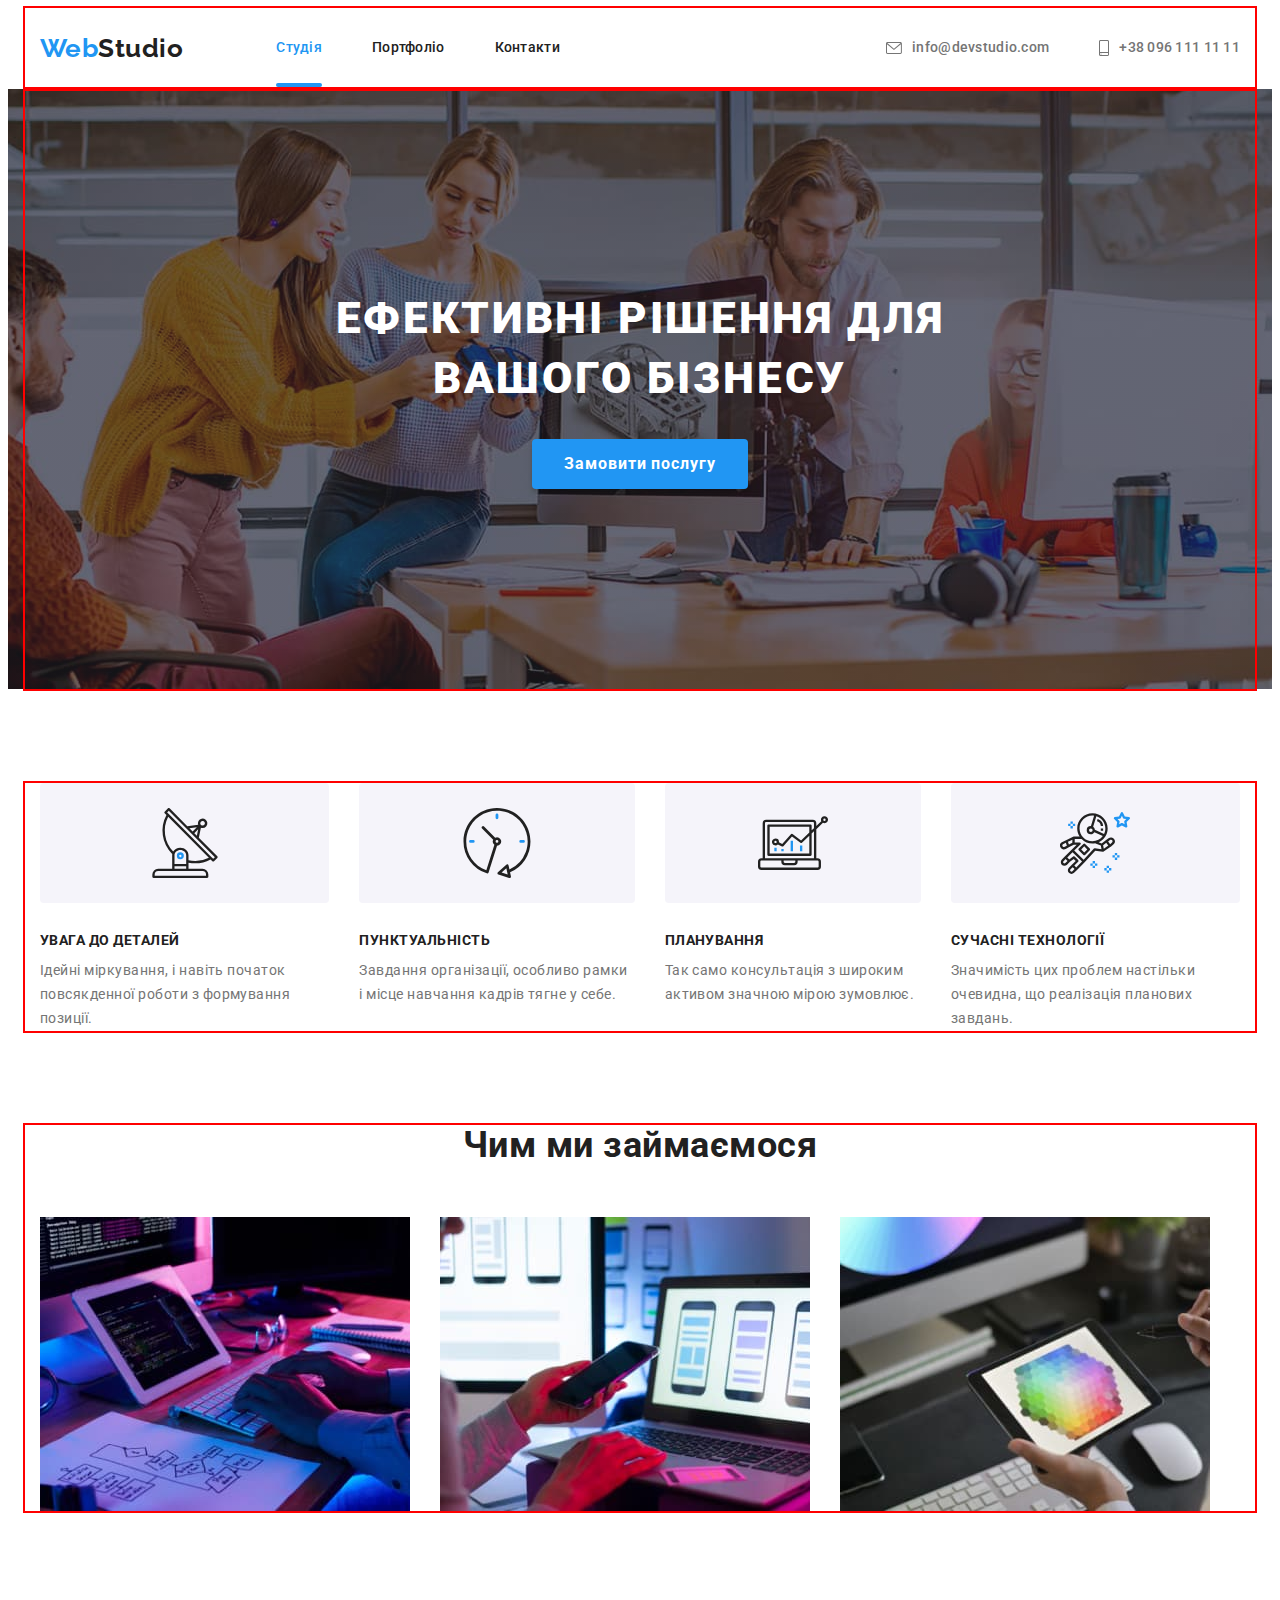
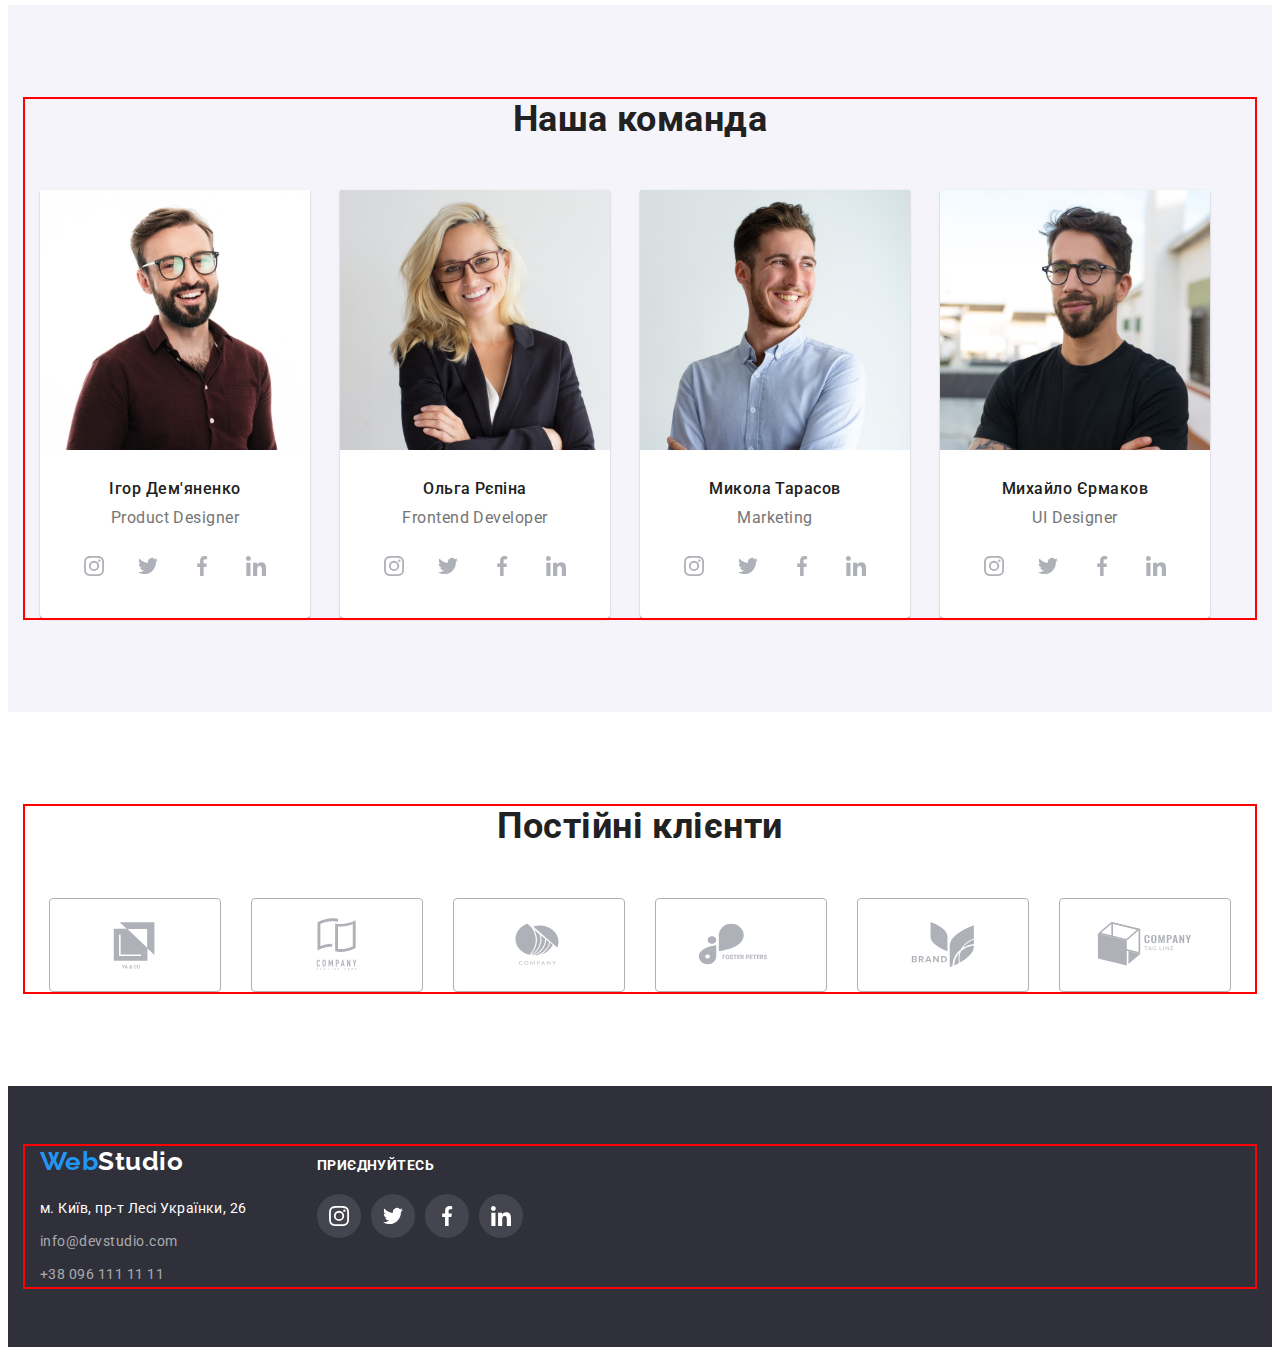
<file: index.html>
<!DOCTYPE html>
<html lang="uk">
  <head>
    <meta charset="UTF-8" />
    <meta http-equiv="X-UA-Compatible" content="IE=edge" />
    <meta name="viewport" content="width=device-width, initial-scale=1.0" />
    <title>Веб студія</title>
    <link rel="preconnect" href="https://fonts.googleapis.com" />
    <link rel="preconnect" href="https://fonts.gstatic.com" crossorigin />
    <link
      href="https://fonts.googleapis.com/css2?family=Raleway:wght@700&family=Roboto:wght@400;500;700;900&display=swap"
      rel="stylesheet"
    />
    <link
      rel="stylesheet"
      href="https://cdnjs.cloudflare.com/ajax/libs/modern-normalize/1.1.0/modern-normalize.min.css"
      integrity="sha512-wpPYUAdjBVSE4KJnH1VR1HeZfpl1ub8YT/NKx4PuQ5NmX2tKuGu6U/JRp5y+Y8XG2tV+wKQpNHVUX03MfMFn9Q=="
      crossorigin="anonymous"
      referrerpolicy="no-referrer"
    />
    <link rel="stylesheet" href="css/styles.css" />
  </head>

  <body>
    <header>
      <!-- Navigation -->

      <div class="container header-container">
        <nav class="header-navigation">
          <a href="" class="logo-header" lang="en"
            >Web<span class="logo-part-header">Studio</span>
          </a>

          <ul class="navigation-list list">
            <li class="navigation-item">
              <a href="index.html" class="navigation-link current">Студія</a>
            </li>
            <li class="navigation-item">
              <a href="./portfolio.html" class="navigation-link">Портфоліо</a>
            </li>
            <li class="navigation-item">
              <a href="" class="navigation-link">Контакти</a>
            </li>
          </ul>
        </nav>

        <!-- Contacts -->

        <ul class="contacts-list list">
          <li class="contacts-item">
            <a href="mailto:info@devstudio.com" class="contacts-link"
              ><svg class="mail-icon" width="16" height="12">
                <use href="./images/icons/icons.svg#icon-mail"></use></svg
              >info@devstudio.com</a
            >
          </li>
          <li class="contacts-item">
            <a href="tel:+380961111111" class="contacts-link"
              ><svg class="phone-icon" width="10" height="16">
                <use href="./images/icons/icons.svg#icon-phone"></use></svg
              >+38 096 111 11 11</a
            >
          </li>
        </ul>
      </div>
    </header>

    <main>
      <!-- Hero -->

      <section class="hero">
        <div class="container hero-container">
          <h1 class="hero-title">Ефективні рішення для вашого бізнесу</h1>
          <button class="hero-btn" data-modal-open type="button">
            Замовити послугу
          </button>
        </div>
      </section>

      <section class="section">
        <!-- Advantages -->
        <div class="container advantages-container">
          <h2 class="section-title visually-hidden">Наші переваги</h2>
          <ul class="advantages list">
            <li class="advantages-item icon-antenna">
              <h3 class="advantages-title">УВАГА ДО ДЕТАЛЕЙ</h3>
              <p class="advantages-text">
                Ідейні міркування, і навіть початок повсякденної роботи з
                формування позиції.
              </p>
            </li>
            <li class="advantages-item icon-clock">
              <h3 class="advantages-title">ПУНКТУАЛЬНІСТЬ</h3>
              <p class="advantages-text">
                Завдання організації, особливо рамки і місце навчання кадрів
                тягне у себе.
              </p>
            </li>
            <li class="advantages-item icon-diagram">
              <h3 class="advantages-title">ПЛАНУВАННЯ</h3>
              <p class="advantages-text">
                Так само консультація з широким активом значною мірою зумовлює.
              </p>
            </li>
            <li class="advantages-item icon-astranaut">
              <h3 class="advantages-title">СУЧАСНІ ТЕХНОЛОГІЇ</h3>
              <p class="advantages-text">
                Значимість цих проблем настільки очевидна, що реалізація
                планових завдань.
              </p>
            </li>
          </ul>
        </div>
      </section>

      <section class="section options">
        <!-- Options -->
        <div class="container">
          <h2 class="section-title">Чим ми займаємося</h2>
          <ul class="list options-list">
            <li class="option-item">
              <div class="option-box">
                <img
                  src="./images/options/box-1.jpg"
                  alt="Верстка"
                  width="370"
                />
                <h3 class="option-title">Десктопні додатки</h3>
              </div>
            </li>

            <li class="option-item">
              <div class="option-box">
                <img
                  src="./images/options/box-2.jpg"
                  alt="Створення мобільної версії"
                  width="370"
                />
                <h3 class="option-title">Мобільні додатки</h3>
              </div>
            </li>

            <li class="option-item">
              <div class="option-box">
                <img
                  src="./images/options/box-3.jpg"
                  alt="Дезайн"
                  width="370"
                />
                <h3 class="option-title">Дизайнерські рішення</h3>
              </div>
            </li>
          </ul>
        </div>
      </section>

      <section class="section team">
        <!-- Our team -->
        <div class="container team-container">
          <h2 class="section-title">Наша команда</h2>
          <ul class="team-list list">
            <li class="team-item">
              <img
                src="./images/team/photo-1.jpg"
                alt="фото-команди"
                width="270"
              />
              <div class="team-text">
                <h3 class="team-name">Ігор Дем'яненко</h3>
                <p class="team-info" lang="en">Product Designer</p>
              </div>
              <div>
                <ul class="team-soc-list">
                  <li class="team-soc-item">
                    <a class="team-soc-link" href="">
                      <svg class="team-soc-icon" width="20" height="20">
                        <use
                          href="./images/icons/icons.svg#icon-instagram"
                        ></use>
                      </svg>
                    </a>
                  </li>
                  <li class="team-soc-item">
                    <a class="team-soc-link" href="">
                      <svg class="team-soc-icon" width="20" height="20">
                        <use href="./images/icons/icons.svg#icon-twitter"></use>
                      </svg>
                    </a>
                  </li>
                  <li class="team-soc-item">
                    <a class="team-soc-link" href="">
                      <svg class="team-soc-icon" width="20" height="20">
                        <use
                          href="./images/icons/icons.svg#icon-facebook"
                        ></use>
                      </svg>
                    </a>
                  </li>
                  <li class="team-soc-item">
                    <a class="team-soc-link" href="">
                      <svg class="team-soc-icon" width="20" height="20">
                        <use
                          href="./images/icons/icons.svg#icon-linkedin"
                        ></use>
                      </svg>
                    </a>
                  </li>
                </ul>
              </div>
            </li>
            <li class="team-item">
              <img
                src="./images/team/photo-2.jpg"
                alt="фото-команди"
                width="270"
              />
              <div class="team-text">
                <h3 class="team-name">Ольга Рєпіна</h3>
                <p class="team-info" lang="en">Frontend Developer</p>
              </div>
              <div>
                <ul class="team-soc-list">
                  <li class="team-soc-item">
                    <a class="team-soc-link" href="">
                      <svg class="team-soc-icon" width="20" height="20">
                        <use
                          href="./images/icons/icons.svg#icon-instagram"
                        ></use>
                      </svg>
                    </a>
                  </li>
                  <li class="team-soc-item">
                    <a class="team-soc-link" href="">
                      <svg class="team-soc-icon" width="20" height="20">
                        <use href="./images/icons/icons.svg#icon-twitter"></use>
                      </svg>
                    </a>
                  </li>
                  <li class="team-soc-item">
                    <a class="team-soc-link" href="">
                      <svg class="team-soc-icon" width="20" height="20">
                        <use
                          href="./images/icons/icons.svg#icon-facebook"
                        ></use>
                      </svg>
                    </a>
                  </li>
                  <li class="team-soc-item">
                    <a class="team-soc-link" href="">
                      <svg class="team-soc-icon" width="20" height="20">
                        <use
                          href="./images/icons/icons.svg#icon-linkedin"
                        ></use>
                      </svg>
                    </a>
                  </li>
                </ul>
              </div>
            </li>
            <li class="team-item">
              <img
                src="./images/team/photo-3.jpg"
                alt="фото-команди"
                width="270"
              />
              <div class="team-text">
                <h3 class="team-name">Микола Тарасов</h3>
                <p class="team-info" lang="en">Marketing</p>
              </div>
              <div>
                <ul class="team-soc-list">
                  <li class="team-soc-item">
                    <a class="team-soc-link" href="">
                      <svg class="team-soc-icon" width="20" height="20">
                        <use
                          href="./images/icons/icons.svg#icon-instagram"
                        ></use>
                      </svg>
                    </a>
                  </li>
                  <li class="team-soc-item">
                    <a class="team-soc-link" href="">
                      <svg class="team-soc-icon" width="20" height="20">
                        <use href="./images/icons/icons.svg#icon-twitter"></use>
                      </svg>
                    </a>
                  </li>
                  <li class="team-soc-item">
                    <a class="team-soc-link" href="">
                      <svg class="team-soc-icon" width="20" height="20">
                        <use
                          href="./images/icons/icons.svg#icon-facebook"
                        ></use>
                      </svg>
                    </a>
                  </li>
                  <li class="team-soc-item">
                    <a class="team-soc-link" href="">
                      <svg class="team-soc-icon" width="20" height="20">
                        <use
                          href="./images/icons/icons.svg#icon-linkedin"
                        ></use>
                      </svg>
                    </a>
                  </li>
                </ul>
              </div>
            </li>
            <li class="team-item">
              <img
                src="./images/team/photo-4.jpg"
                alt="фото-команди"
                width="270"
              />
              <div class="team-text">
                <h3 class="team-name">Михайло Єрмаков</h3>
                <p class="team-info" lang="en">UI Designer</p>
              </div>
              <div>
                <ul class="team-soc-list">
                  <li class="team-soc-item">
                    <a class="team-soc-link" href="">
                      <svg class="team-soc-icon" width="20" height="20">
                        <use
                          href="./images/icons/icons.svg#icon-instagram"
                        ></use>
                      </svg>
                    </a>
                  </li>
                  <li class="team-soc-item">
                    <a class="team-soc-link" href="">
                      <svg class="team-soc-icon" width="20" height="20">
                        <use href="./images/icons/icons.svg#icon-twitter"></use>
                      </svg>
                    </a>
                  </li>
                  <li class="team-soc-item">
                    <a class="team-soc-link" href="">
                      <svg class="team-soc-icon" width="20" height="20">
                        <use
                          href="./images/icons/icons.svg#icon-facebook"
                        ></use>
                      </svg>
                    </a>
                  </li>
                  <li class="team-soc-item">
                    <a class="team-soc-link" href="">
                      <svg class="team-soc-icon" width="20" height="20">
                        <use
                          href="./images/icons/icons.svg#icon-linkedin"
                        ></use>
                      </svg>
                    </a>
                  </li>
                </ul>
              </div>
            </li>
          </ul>
        </div>
      </section>

      <!-- Clients -->
      <section class="clients section">
        <div class="container">
          <h2 class="section-title">Постійні клієнти</h2>
          <ul class="clients-list">
            <li class="clients-item">
              <a class="clients-link" href="">
                <svg class="clients-icon" width="106" height="60">
                  <use href="./images/icons/icons.svg#icon-client-1"></use>
                </svg>
              </a>
            </li>
            <li class="clients-item">
              <a class="clients-link" href="">
                <svg class="clients-icon" width="106" height="60">
                  <use href="./images/icons/icons.svg#icon-client-2"></use>
                </svg>
              </a>
            </li>
            <li class="clients-item">
              <a class="clients-link" href="">
                <svg class="clients-icon" width="106" height="60">
                  <use href="./images/icons/icons.svg#icon-client-3"></use>
                </svg>
              </a>
            </li>
            <li class="clients-item">
              <a class="clients-link" href="">
                <svg class="clients-icon" width="106" height="60">
                  <use href="./images/icons/icons.svg#icon-client-4"></use>
                </svg>
              </a>
            </li>
            <li class="clients-item">
              <a class="clients-link" href="">
                <svg class="clients-icon" width="106" height="60">
                  <use href="./images/icons/icons.svg#icon-client-5"></use>
                </svg>
              </a>
            </li>
            <li class="clients-item">
              <a class="clients-link" href="">
                <svg class="clients-icon" width="106" height="60">
                  <use href="./images/icons/icons.svg#icon-client-6"></use>
                </svg>
              </a>
            </li>
          </ul>
        </div>
      </section>
    </main>

    <footer class="footer">
      <!-- Footer -->
      <div class="container footer-container">
        <div class="main-footer-block">
          <a href="" class="logo-footer" lang="en"
            >Web<span class="logo-part-footer">Studio</span>
          </a>
          <address class="footer-contacts">
            <ul class="list">
              <li class="footer-items">
                <a
                  href="https://goo.gl/maps/8egPKAxAPvHbS7W99"
                  target="_blank"
                  rel="noreferrer noopener"
                  class="footer-address"
                  >м. Київ, пр-т Лесі Українки, 26
                </a>
              </li>
              <li class="footer-items">
                <a href="mailto:info@devstudio.com" class="footer-mail"
                  >info@devstudio.com</a
                >
              </li>
              <li class="footer-items">
                <a href="tel:+380961111111" class="footer-tel"
                  >+38 096 111 11 11</a
                >
              </li>
            </ul>
          </address>
        </div>
        <div class="second-footer-block">
          <p class="footer-soc-title">приєднуйтесь</p>
          <ul class="footer-soc-list">
            <li class="footer-soc-item">
              <a class="footer-soc-link" href="">
                <svg class="footer-soc-icon" width="20" height="20">
                  <use href="./images/icons/icons.svg#icon-instagram"></use>
                </svg>
              </a>
            </li>
            <li class="footer-soc-item">
              <a class="footer-soc-link" href="">
                <svg class="footer-soc-icon" width="20" height="20">
                  <use href="./images/icons/icons.svg#icon-twitter"></use>
                </svg>
              </a>
            </li>
            <li class="footer-soc-item">
              <a class="footer-soc-link" href="">
                <svg class="footer-soc-icon" width="20" height="20">
                  <use href="./images/icons/icons.svg#icon-facebook"></use>
                </svg>
              </a>
            </li>
            <li class="footer-soc-item">
              <a class="footer-soc-link" href="">
                <svg class="footer-soc-icon" width="20" height="20">
                  <use href="./images/icons/icons.svg#icon-linkedin"></use>
                </svg>
              </a>
            </li>
          </ul>
        </div>
      </div>
    </footer>
    <div class="backdrop is-hidden" data-modal>
      <div class="modal">
        <button type="button" class="modal-btn" data-modal-close>
          <svg class="modal-close-icon" width="18" height="18">
            <use href="./images/icons/icons.svg#icon-close-black"></use>
          </svg>
        </button>
      </div>
    </div>
    <script src="./js/modal.js"></script>
  </body>
</html>
</file>
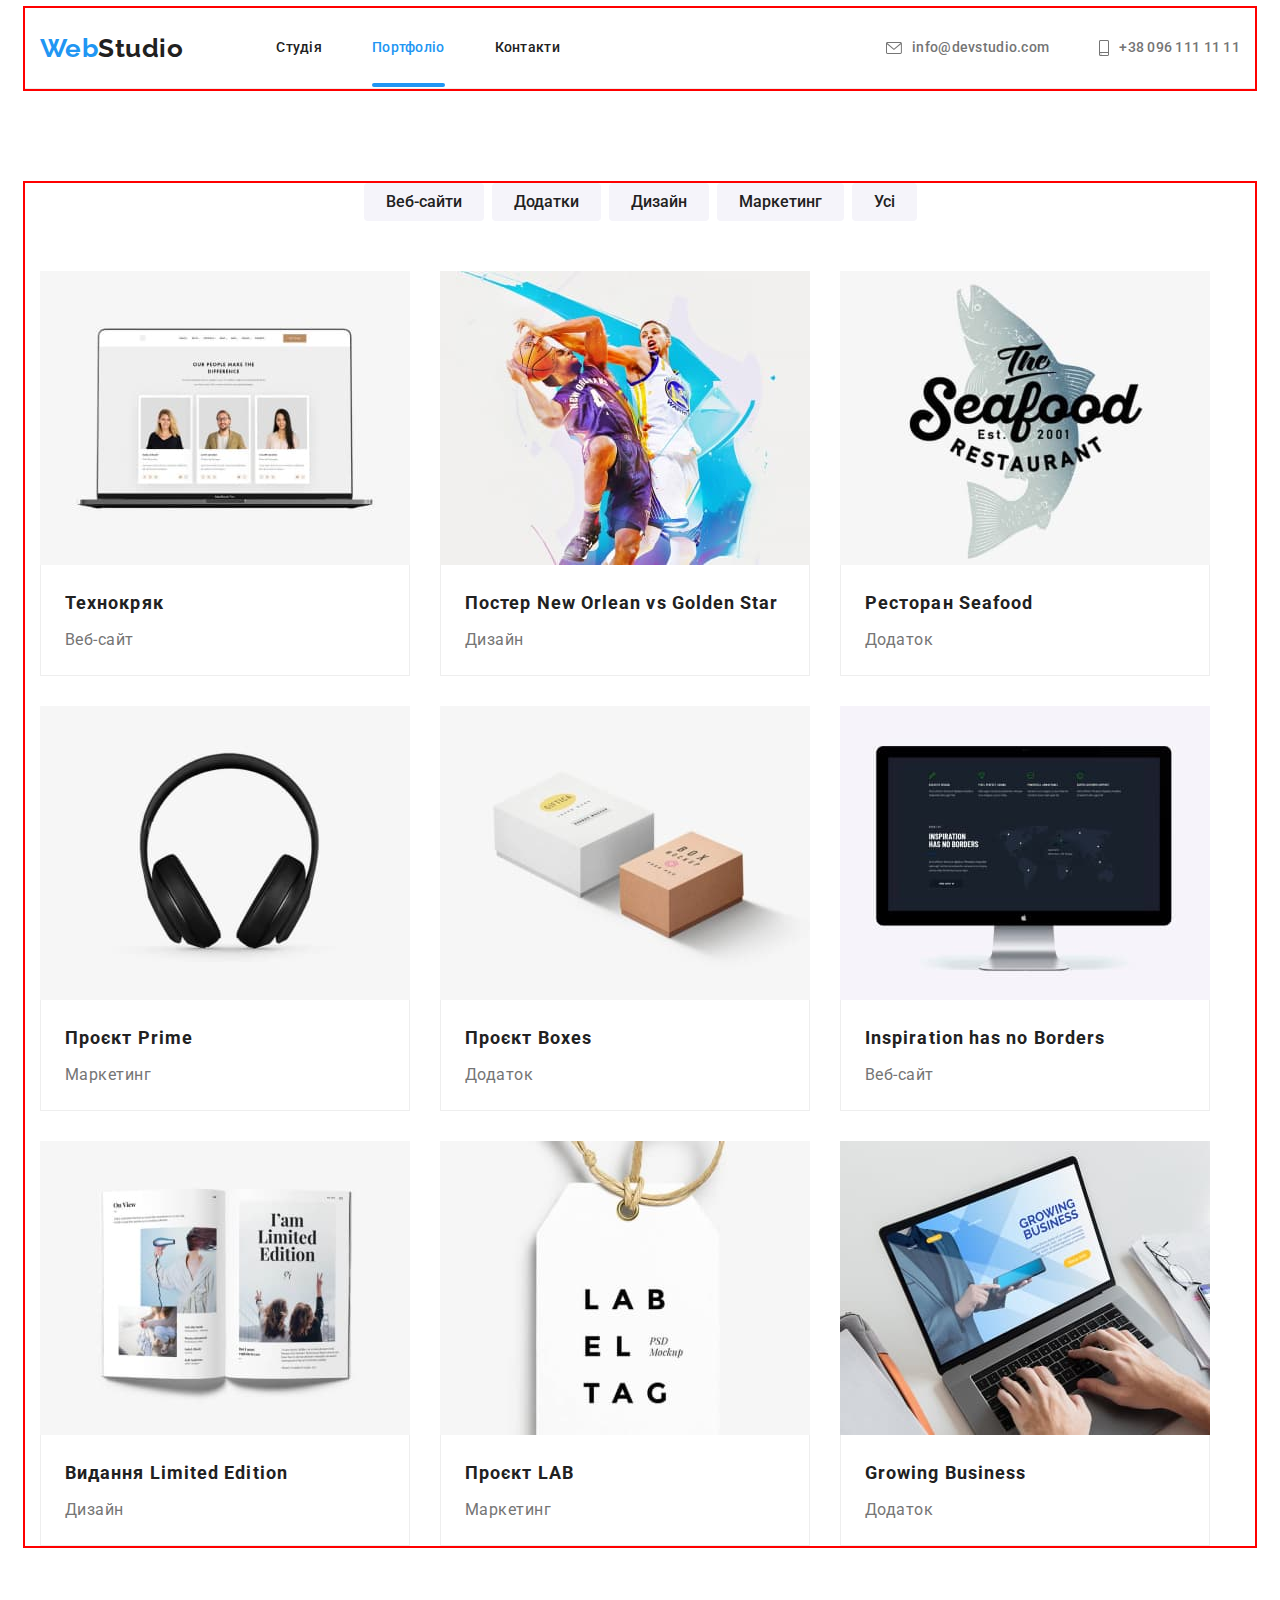
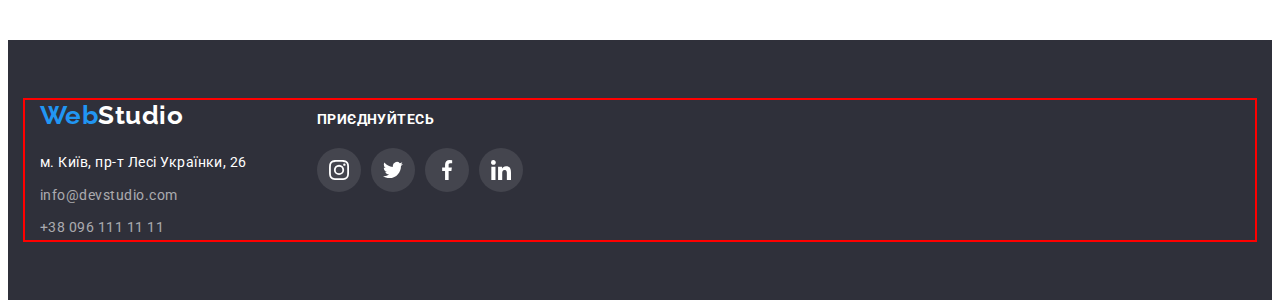
<file: portfolio.html>
<!DOCTYPE html>
<html lang="uk">
  <head>
    <meta charset="UTF-8" />
    <meta http-equiv="X-UA-Compatible" content="IE=edge" />
    <meta name="viewport" content="width=device-width, initial-scale=1.0" />
    <title>Веб студія</title>
    <link rel="preconnect" href="https://fonts.googleapis.com" />
    <link rel="preconnect" href="https://fonts.gstatic.com" crossorigin />
    <link
      href="https://fonts.googleapis.com/css2?family=Raleway:wght@700&family=Roboto:wght@400;500;700;900&display=swap"
      rel="stylesheet"
    />
    <link
      rel="stylesheet"
      href="https://cdnjs.cloudflare.com/ajax/libs/modern-normalize/1.1.0/modern-normalize.min.css"
      integrity="sha512-wpPYUAdjBVSE4KJnH1VR1HeZfpl1ub8YT/NKx4PuQ5NmX2tKuGu6U/JRp5y+Y8XG2tV+wKQpNHVUX03MfMFn9Q=="
      crossorigin="anonymous"
      referrerpolicy="no-referrer"
    />
    <link rel="stylesheet" href="css/styles.css" />
  </head>

  <body>
    <header>
      <!-- Navigation -->

      <div class="container header-container">
        <nav class="header-navigation">
          <a href="" class="logo-header" lang="en"
            >Web<span class="logo-part-header">Studio</span>
          </a>

          <ul class="navigation-list list">
            <li class="navigation-item">
              <a href="index.html" class="navigation-link">Студія</a>
            </li>
            <li class="navigation-item">
              <a href="./portfolio.html" class="navigation-link current"
                >Портфоліо</a
              >
            </li>
            <li class="navigation-item">
              <a href="" class="navigation-link">Контакти</a>
            </li>
          </ul>
        </nav>

        <!-- Contacts -->

        <ul class="contacts-list list">
          <li class="contacts-item">
            <a href="mailto:info@devstudio.com" class="contacts-link"
              ><svg class="mail-icon" width="16" height="12">
                <use href="./images/icons/icons.svg#icon-mail"></use></svg
              >info@devstudio.com</a
            >
          </li>
          <li class="contacts-item">
            <a href="tel:+380961111111" class="contacts-link"
              ><svg class="phone-icon" width="10" height="16">
                <use href="./images/icons/icons.svg#icon-phone"></use></svg
              >+38 096 111 11 11</a
            >
          </li>
        </ul>
      </div>
    </header>

    <main>
      <!--------- Filter -->
      <section class="section">
        <div class="container">
          <h1 class="visually-hidden">Портфоліо</h1>
          <ul class="list filters-list">
            <li>
              <button class="portfolio-btn" type="button">Веб-сайти</button>
            </li>
            <li>
              <button class="portfolio-btn" type="button">Додатки</button>
            </li>
            <li>
              <button class="portfolio-btn" type="button">Дизайн</button>
            </li>
            <li>
              <button class="portfolio-btn" type="button">Маркетинг</button>
            </li>
            <li><button class="portfolio-btn" type="button">Усі</button></li>
          </ul>

          <!------------------ Cards -->

          <ul class="list cards-list">
            <div class="cards-container">
              <li class="cards-link">
                <a class="portfolio-link" href=""
                  ><div class="description-box">
                    <img
                      src="./images/portfolio/img1.jpg"
                      alt="технокряк"
                      width="370"
                    />
                    <p class="cards-description">
                      Ресурс пропонує комплексні пропозиції з різним рівнем
                      функціоналу та сервісів. Все це дозволить відвідувачу
                      отримати вичерпні відомості про компанію чи приватну
                      особу.
                    </p>
                  </div>

                  <div class="cards-text">
                    <h2 class="portfolio-title">Технокряк</h2>
                    <p class="portfolio-text">Веб-сайт</p>
                  </div>
                </a>
              </li>
            </div>
            <div class="cards-container">
              <li class="cards-link">
                <a class="portfolio-link" href=""
                  ><div class="description-box">
                    <img
                      src="./images/portfolio/img2.jpg"
                      alt="Постер"
                      width="370"
                    />
                    <p class="cards-description">
                      Ресурс пропонує комплексні пропозиції з різним рівнем
                      функціоналу та сервісів. Все це дозволить відвідувачу
                      отримати вичерпні відомості про компанію чи приватну
                      особу.
                    </p>
                  </div>
                  <div class="cards-text">
                    <h2 class="portfolio-title">
                      Постер <span lang="en">New Orlean vs Golden Star</span>
                    </h2>
                    <p class="portfolio-text">Дизайн</p>
                  </div>
                </a>
              </li>
            </div>
            <div class="cards-container">
              <li class="cards-link">
                <a class="portfolio-link" href=""
                  ><div class="description-box">
                    <img
                      src="./images/portfolio/img3.jpg"
                      alt="Ресторан Сіфоод"
                      width="370"
                    />
                    <p class="cards-description">
                      Ресурс пропонує комплексні пропозиції з різним рівнем
                      функціоналу та сервісів. Все це дозволить відвідувачу
                      отримати вичерпні відомості про компанію чи приватну
                      особу.
                    </p>
                  </div>
                  <div class="cards-text">
                    <h2 class="portfolio-title">
                      Ресторан <span lang="en">Seafood</span>
                    </h2>
                    <p class="portfolio-text">Додаток</p>
                  </div>
                </a>
              </li>
            </div>
            <div class="cards-container">
              <li class="cards-link">
                <a class="portfolio-link" href=""
                  ><div class="description-box">
                    <img
                      src="./images/portfolio/img4.jpg"
                      alt="Проєкт Прайм"
                      width="370"
                    />
                    <p class="cards-description">
                      Ресурс пропонує комплексні пропозиції з різним рівнем
                      функціоналу та сервісів. Все це дозволить відвідувачу
                      отримати вичерпні відомості про компанію чи приватну
                      особу.
                    </p>
                  </div>
                  <div class="cards-text">
                    <h2 class="portfolio-title">
                      Проєкт <span lang="en">Prime</span>
                    </h2>
                    <p class="portfolio-text">Маркетинг</p>
                  </div>
                </a>
              </li>
            </div>
            <div class="cards-container">
              <li class="cards-link">
                <a class="portfolio-link" href=""
                  ><div class="description-box">
                    <img
                      src="./images/portfolio/img5.jpg"
                      alt="Проєкт Боксес"
                      width="370"
                    />
                    <p class="cards-description">
                      Ресурс пропонує комплексні пропозиції з різним рівнем
                      функціоналу та сервісів. Все це дозволить відвідувачу
                      отримати вичерпні відомості про компанію чи приватну
                      особу.
                    </p>
                  </div>
                  <div class="cards-text">
                    <h2 class="portfolio-title">
                      Проєкт <span lang="en">Boxes</span>
                    </h2>
                    <p class="portfolio-text">Додаток</p>
                  </div>
                </a>
              </li>
            </div>
            <div class="cards-container">
              <li class="cards-link">
                <a class="portfolio-link" href=""
                  ><div class="description-box">
                    <img
                      src="./images/portfolio/img6.jpg"
                      alt="Інспірейшн хез ноу бодерс"
                      width="370"
                    />
                    <p class="cards-description">
                      Ресурс пропонує комплексні пропозиції з різним рівнем
                      функціоналу та сервісів. Все це дозволить відвідувачу
                      отримати вичерпні відомості про компанію чи приватну
                      особу.
                    </p>
                  </div>
                  <div class="cards-text">
                    <h2 class="portfolio-title">
                      <span lang="en">Inspiration has no Borders</span>
                    </h2>
                    <p class="portfolio-text">Веб-сайт</p>
                  </div>
                </a>
              </li>
            </div>
            <div class="cards-container">
              <li class="cards-link">
                <a class="portfolio-link" href=""
                  ><div class="description-box">
                    <img
                      src="./images/portfolio/img7.jpg"
                      alt="Видання Лімітед Едішн"
                      width="370"
                    />
                    <p class="cards-description">
                      Ресурс пропонує комплексні пропозиції з різним рівнем
                      функціоналу та сервісів. Все це дозволить відвідувачу
                      отримати вичерпні відомості про компанію чи приватну
                      особу.
                    </p>
                  </div>
                  <div class="cards-text">
                    <h2 class="portfolio-title">
                      Видання <span lang="en">Limited Edition</span>
                    </h2>
                    <p class="portfolio-text">Дизайн</p>
                  </div>
                </a>
              </li>
            </div>
            <div class="cards-container">
              <li class="cards-link">
                <a class="portfolio-link" href=""
                  ><div class="description-box">
                    <img
                      src="./images/portfolio/img8.jpg"
                      alt="Проєкт ЛЕБ"
                      width="370"
                    />
                    <p class="cards-description">
                      Ресурс пропонує комплексні пропозиції з різним рівнем
                      функціоналу та сервісів. Все це дозволить відвідувачу
                      отримати вичерпні відомості про компанію чи приватну
                      особу.
                    </p>
                  </div>

                  <div class="cards-text">
                    <h2 class="portfolio-title">
                      Проєкт <span lang="en">LAB</span>
                    </h2>
                    <p class="portfolio-text">Маркетинг</p>
                  </div>
                </a>
              </li>
            </div>
            <div class="cards-container">
              <li class="cards-link">
                <a class="portfolio-link" href=""
                  ><div class="description-box">
                    <img
                      src="./images/portfolio/img9.jpg"
                      alt="Гроувінг бізнес"
                      width="370"
                    />
                    <p class="cards-description">
                      Ресурс пропонує комплексні пропозиції з різним рівнем
                      функціоналу та сервісів. Все це дозволить відвідувачу
                      отримати вичерпні відомості про компанію чи приватну
                      особу.
                    </p>
                  </div>

                  <div class="cards-text">
                    <h2 class="portfolio-title">
                      <span lang="en">Growing Business</span>
                    </h2>
                    <p class="portfolio-text">Додаток</p>
                  </div>
                </a>
              </li>
            </div>
          </ul>
        </div>
      </section>
    </main>

    <footer class="footer">
      <!-- Footer -->
      <div class="container footer-container">
        <div class="main-footer-block">
          <a href="" class="logo-footer" lang="en"
            >Web<span class="logo-part-footer">Studio</span>
          </a>
          <address class="footer-contacts">
            <ul class="list">
              <li class="footer-items">
                <a
                  href="https://goo.gl/maps/8egPKAxAPvHbS7W99"
                  target="_blank"
                  rel="noreferrer noopener"
                  class="footer-address"
                  >м. Київ, пр-т Лесі Українки, 26
                </a>
              </li>
              <li class="footer-items">
                <a href="mailto:info@devstudio.com" class="footer-mail"
                  >info@devstudio.com</a
                >
              </li>
              <li class="footer-items">
                <a href="tel:+380961111111" class="footer-tel"
                  >+38 096 111 11 11</a
                >
              </li>
            </ul>
          </address>
        </div>
        <div class="second-footer-block">
          <h3 class="footer-soc-title">приєднуйтесь</h3>
          <ul class="footer-soc-list">
            <li class="footer-soc-item">
              <a class="footer-soc-link" href="">
                <svg class="footer-soc-icon" width="20" height="20">
                  <use href="./images/icons/icons.svg#icon-instagram"></use>
                </svg>
              </a>
            </li>
            <li class="footer-soc-item">
              <a class="footer-soc-link" href="">
                <svg class="footer-soc-icon" width="20" height="20">
                  <use href="./images/icons/icons.svg#icon-twitter"></use>
                </svg>
              </a>
            </li>
            <li class="footer-soc-item">
              <a class="footer-soc-link" href="">
                <svg class="footer-soc-icon" width="20" height="20">
                  <use href="./images/icons/icons.svg#icon-facebook"></use>
                </svg>
              </a>
            </li>
            <li class="footer-soc-item">
              <a class="footer-soc-link" href="">
                <svg class="footer-soc-icon" width="20" height="20">
                  <use href="./images/icons/icons.svg#icon-linkedin"></use>
                </svg>
              </a>
            </li>
          </ul>
        </div>
      </div>
    </footer>
  </body>
</html>
</file>
<file: css/styles.css>
:root {
  --main-title-color: #212121;
  --second-title-color: #ffffff;
  --accent-color: #2196f3;
  --text-color: #757575;
}

p,
h1,
h2,
h3,
h4,
h5,
h6 {
  margin: 0;
}

ul,
ol {
  margin: 0;
  padding-left: 0;
  list-style: none;
}

button {
  cursor: pointer;
}

address {
  font-style: normal;
}

a {
  color: currentColor;
  text-decoration: none;
}

img {
  display: block;
  max-width: 100%;
  height: auto;
}

body {
  background-color: var(--second-title-color);
  color: var(--main-title-color);
  font-family: Roboto, sans-serif;
  letter-spacing: 0.03em;
}

.list {
  list-style: none;
}

.visually-hidden {
  position: absolute;
  white-space: nowrap;
  width: 1px;
  height: 1px;
  overflow: hidden;
  border: 0;
  padding: 0;
  clip: rect(0 0 0 0);
  clip-path: inset(50%);
  margin: -1px;
}

.container {
  margin: 0 auto;
  width: 1200px;
  padding-left: 15px;
  padding-right: 15px;
  outline: 2px solid red;
}

/*-------------------- Navigation  Contacts*/

.header-container,
.header-navigation {
  display: flex;
  align-items: center;
}

.header-container {
  border-bottom: 1px solid #ececec;
}

.logo-header {
  margin-right: 93px;
  color: var(--accent-color);
  font-family: Raleway, sans-serif;
  font-weight: 700;
  font-size: 26px;
  line-height: 1.19;
}

.logo-part-header {
  color: var(--main-title-color);
}

.navigation-list,
.contacts-list {
  display: flex;
  gap: 50px;

  transition: color 250ms cubic-bezier(0.4, 0, 0.2, 1);

  font-weight: 500;
  font-size: 14px;
  line-height: 1.14;
  letter-spacing: 0.02em;
}

.navigation-link,
.contacts-link {
  padding-top: 32px;
  padding-bottom: 32px;
  color: var(--main-title-color);
}

.navigation-link.current {
  position: relative;
}

.navigation-link.current::after {
  content: "";

  position: absolute;
  left: 0;
  bottom: 0;

  display: block;
  width: 100%;
  height: 4px;
  background-color: var(--accent-color);
  border-radius: 2px;
}

.navigation-link.current {
  color: var(--accent-color);
}

.navigation-list :hover,
.navigation-list :focus {
  color: var(--accent-color);
}

.contacts-list {
  margin-left: auto;
}

.contacts-list :hover,
.contacts-list :focus {
  color: var(--accent-color);
}

.contacts-link {
  color: var(--text-color);
  display: flex;
  align-items: center;
}

.mail-icon,
.phone-icon {
  margin-right: 10px;
  fill: currentColor;
}

/* ------------------------Hero */

.hero {
  margin-left: auto;
  margin-right: auto;
  background-color: #2f303a;
  max-width: 1600px;
  height: 600px;
  background-image: linear-gradient(
      to right,
      rgba(47, 48, 58, 0.4),
      rgba(47, 48, 58, 0.4)
    ),
    url(../images/hero/hero-main.jpg);
  background-repeat: no-repeat;
  background-position: center;
  background-size: cover;
}

.hero-container {
  padding-top: 200px;
  padding-bottom: 200px;
  text-align: center;
}

.hero-title {
  margin-left: auto;
  margin-right: auto;
  margin-bottom: 30px;
  max-width: 696px;

  color: var(--second-title-color);
  font-weight: 900;
  font-size: 44px;
  line-height: 1.36;
  letter-spacing: 0.06em;
  text-transform: uppercase;
}

.hero-btn {
  padding: 10px 32px;
  min-width: 216px;
  height: 50px;
  box-shadow: 0px 4px 4px rgba(0, 0, 0, 0.15);
  border: transparent;
  border-radius: 4px;

  transition: color 250ms cubic-bezier(0.4, 0, 0.2, 1);

  color: var(--second-title-color);
  background-color: var(--accent-color);
  font-family: "Roboto";
  font-style: normal;
  font-weight: 700;
  font-size: 16px;
  line-height: 1.87;
  align-items: center;
  letter-spacing: 0.06em;
}

.hero-btn:hover,
.hero-btn:focus {
  color: var(--main-title-color);
}

.section {
  /* background-color: #2f303a; */
  padding-top: 94px;
  padding-bottom: 94px;
}

.section-title {
  color: var(--main-title-color);
  font-weight: 700;
  font-size: 36px;
  line-height: 1.16;
  text-align: center;
  margin-bottom: 50px;
}

/* --------------------Advantages */

.advantages {
  display: flex;
  gap: 30px;
}

.advantages-item {
  width: calc((100%-90px) / 4);
}

.advantages-item::before {
  content: "";
  display: block;
  height: 120px;
  background-color: #f5f4fa;
  border-radius: 4px;
  background-repeat: no-repeat;
  background-position: center;
  background-size: 70px 70px;
}

.icon-antenna::before {
  background-image: url(../images/icons/antenna.svg);
}

.icon-clock::before {
  background-image: url(../images/icons/clock.svg);
}

.icon-diagram::before {
  background-image: url(../images/icons/diagram.svg);
}

.icon-astranaut::before {
  background-image: url(../images/icons/astronaut.svg);
}

.advantages-title {
  color: var(--main-title-color);
  font-weight: 700;
  font-size: 14px;
  line-height: 1.14;
  text-transform: uppercase;
  margin-bottom: 10px;
  margin-top: 30px;
}
.advantages-text {
  color: var(--text-color);
  font-weight: 400;
  font-size: 14px;
  line-height: 1.71;
}

/* Options */

.options {
  padding-top: 0;
}

.options-list {
  display: flex;
  flex-wrap: wrap;
  gap: 30px;
}

.option-box {
  position: relative;
  display: flex;
  justify-content: center;
  overflow: hidden;
}

.option-box:hover .option-title {
  transform: translatey(0);
}

.option-title {
  position: absolute;
  bottom: 0;
  left: 0;
  padding: 27px;
  height: 70px;
  width: 100%;

  transform: translatey(100%);
  transition: transform 250ms cubic-bezier(0.4, 0, 0.2, 1);

  font-weight: 700;
  font-size: 14px;
  line-height: 1.14;
  text-align: center;
  letter-spacing: 0.03em;
  text-transform: uppercase;
  color: var(--second-title-color);
  background-color: rgba(47, 48, 58, 0.8);
}

/* -----------------------Our team */

.team {
  background-color: #f5f4fa;
}

.team-list {
  display: flex;
  gap: 30px;

  font-size: 16px;
  line-height: 1.18;
  text-align: center;
}

.team-item {
  /* padding-bottom: 30px; */
  width: calc((100%-90px) / 4);
  background: #ffffff;
  box-shadow: 0px 1px 3px rgba(0, 0, 0, 0.12), 0px 1px 1px rgba(0, 0, 0, 0.14),
    0px 2px 1px rgba(0, 0, 0, 0.2);
  border: transparent;
  border-radius: 0px 0px 4px 4px;
}

.team-text {
  /* padding-top: 30px; */
  /* padding-bottom: 30px; */
}

.team-name {
  margin-top: 30px;
  color: var(--main-title-color);
  font-weight: 500;
  font-size: 16px;
  line-height: 1.18;
  letter-spacing: 0.03em;
}
.team-info {
  margin-top: 10px;
  margin-bottom: 16px;
  font-size: 16px;
  line-height: 1.18;
  letter-spacing: 0.03em;
  color: var(--text-color);
  font-weight: 400;
}

.team-soc-list {
  display: flex;
  justify-content: center;
  gap: 10px;
  margin-bottom: 30px;
}

.team-soc-link {
  width: 44px;
  height: 44px;
  display: flex;
  align-items: center;
  justify-content: center;

  transition: color 250ms cubic-bezier(0.4, 0, 0.2, 1),
    background-color 250ms cubic-bezier(0.4, 0, 0.2, 1);

  color: #afb1b8;
  background-color: #ffffff;
  border-radius: 50%;
}

.team-soc-icon {
  fill: currentColor;
}

.team-soc-link:hover,
.team-soc-link:focus {
  background-color: var(--accent-color);
  color: #ffffff;
}

/* -------------------Clients */

.clients-list {
  display: flex;
  gap: 30px;
  text-align: center;
  justify-content: center;
}

.clients-link {
  display: flex;
  justify-content: center;
  align-items: center;
  width: 170px;
  height: 92px;
  border: 1px solid #afb1b8;
  border-radius: 4px;
  color: #afb1b8;
  transition: color 250ms cubic-bezier(0.4, 0, 0.2, 1),
    border-color 250ms cubic-bezier(0.4, 0, 0.2, 1);
}

.clients-link:hover,
.clients-link:focus {
  color: var(--accent-color);
  border-color: var(--accent-color);
}

.clients-icon {
  fill: currentColor;
}

/* --------------------Footer */

.footer {
  background-color: #2f303a;
}

.footer {
  padding-top: 60px;
  padding-bottom: 60px;
}

.main-footer-block {
  margin-right: 70px;
}

.logo-footer {
  display: block;
  margin-bottom: 20px;

  color: var(--accent-color);
  font-family: Raleway, sans-serif;
  font-weight: 700;
  font-size: 26px;
  line-height: 1.19;
}

.logo-part-footer {
  color: var(--second-title-color);
}

.footer-contacts {
  transition: color 250ms cubic-bezier(0.4, 0, 0.2, 1);

  font-style: normal;
  font-weight: 400;
  font-size: 14px;
  line-height: 1.71;
}

.footer-address {
  display: block;

  color: var(--second-title-color);
}

.footer-items:not(:last-child) {
  margin-bottom: 9px;
}

.footer-mail,
.footer-tel {
  display: block;

  color: rgba(255, 255, 255, 0.6);
}

.footer-contacts :hover,
.footer-contacts :focus {
  color: var(--accent-color);
}

.footer-container {
  display: flex;
  align-items: baseline;
}

.footer-soc-title {
  margin-bottom: 20px;
  font-weight: 700;
  font-size: 14px;
  line-height: 1.14;
  letter-spacing: 0.03em;
  text-transform: uppercase;
  color: #ffffff;
}

.footer-soc-list {
  display: flex;
  justify-content: center;
  gap: 10px;
}

.footer-soc-link {
  width: 44px;
  height: 44px;
  display: flex;
  align-items: center;
  justify-content: center;

  transition: background-color 250ms cubic-bezier(0.4, 0, 0.2, 1);

  color: #ffffff;
  background-color: rgba(255, 255, 255, 0.1);
  border-radius: 50%;
}

.footer-soc-icon {
  fill: currentColor;
}

.footer-soc-link:hover,
.footer-soc-link:focus {
  background-color: var(--accent-color);
}

/* -----------------------Modal */

.backdrop {
  position: fixed;
  top: 0;
  width: 100%;
  height: 100%;
  background-color: rgba(0, 0, 0, 0.2);
  transition: opacity 250ms cubic-bezier(0.4, 0, 0.2, 1),
    visibility 250ms cubic-bezier(0.4, 0, 0.2, 1);
}

.modal {
  width: 528px;
  height: 581px;
  background-color: #ffffff;
  position: absolute;
  top: 50%;
  left: 50%;
  transform: translate(-50%, -50%) scalex(1);
  transition: transform 250ms cubic-bezier(0.4, 0, 0.2, 1);
}

.backdrop.is-hidden .modal {
  transform: translate(-50%, -50%) scalex(0);
}

.modal-btn {
  width: 30px;
  height: 30px;
  border: 1px solid rgba(0, 0, 0, 0.1);
  border-radius: 50%;
  background-color: #ffffff;
  position: absolute;
  right: 8px;
  top: 8px;
  display: flex;
  align-items: center;
  justify-content: center;
  padding: 0;
  cursor: pointer;
}

.is-hidden {
  opacity: 0;
  visibility: hidden;
  pointer-events: none;
}

/* ------------------PORTFOLIO */

/* --------------------Filter */

.filters-list {
  display: flex;
  gap: 8px;
  justify-content: center;
  text-align: center;
  margin-bottom: 50px;
}

.portfolio-btn {
  display: block;
  padding: 6px 22px;
  border: transparent;
  border-radius: 4px;

  transition: color 250ms cubic-bezier(0.4, 0, 0.2, 1),
    background-color 250ms cubic-bezier(0.4, 0, 0.2, 1),
    box-shadow 250ms cubic-bezier(0.4, 0, 0.2, 1);

  font-family: "Roboto";
  font-style: normal;
  font-weight: 500;
  font-size: 16px;
  line-height: 1.62;
  text-align: center;
  color: var(--main-title-color);
  background-color: #f5f4fa;

  cursor: pointer;
}

.portfolio-btn:hover,
.portfolio-btn:focus {
  color: var(--second-title-color);
  background-color: var(--accent-color);
  box-shadow: 0px 3px 1px rgba(0, 0, 0, 0.1), 0px 1px 2px rgba(0, 0, 0, 0.08),
    0px 2px 2px rgba(0, 0, 0, 0.12);
}

.description-box {
  position: relative;
  display: flex;
  justify-content: center;
  overflow: hidden;
}

.cards-container:hover .cards-description {
  transform: translatey(0);
}
.cards-description {
  position: absolute;
  bottom: 0;
  left: 0;
  padding: 61px 24px;
  height: 100%;
  width: 100%;

  transform: translatey(100%);
  transition: transform 250ms cubic-bezier(0.4, 0, 0.2, 1);

  font-weight: 400;
  font-size: 18px;
  line-height: 1.5;
  letter-spacing: 0.03em;
  color: #ffffff;
  background: rgba(33, 150, 243, 0.9);
}

.portfolio-link:hover,
.portfolio-link:focus {
  color: var(--accent-color);
  box-shadow: 0px 1px 1px rgba(0, 0, 0, 0.12), 0px 4px 4px rgba(0, 0, 0, 0.06),
    1px 4px 6px rgba(0, 0, 0, 0.16);
}

.portfolio-link {
  display: block;
  transition: color 250ms cubic-bezier(0.4, 0, 0.2, 1),
    box-shadow 250ms cubic-bezier(0.4, 0, 0.2, 1);
}
/* .portfolio-link:hover,
.portfolio-link:focus {
  color: var(--accent-color);
}

.cards-container:hover {
  color: var(--accent-color);
  box-shadow: 0px 1px 1px rgba(0, 0, 0, 0.12), 0px 4px 4px rgba(0, 0, 0, 0.06),
    1px 4px 6px rgba(0, 0, 0, 0.16);
} */

/* -------------------Cards */

.cards-list {
  display: flex;
  flex-wrap: wrap;
  gap: 30px;
}

.cards-link {
  max-width: 370px;
  /* width: calc((100%-60px) / 3); */
}

.cards-text {
  padding: 20px 24px;
  background: #ffffff;
  border-right: 1px solid #eeeeee;
  border-bottom: 1px solid #eeeeee;
  border-left: 1px solid #eeeeee;
}

.portfolio-title {
  font-weight: 700;
  font-size: 18px;
  line-height: 2;
  letter-spacing: 0.06em;
  color: var(--main-title-color);
  margin-bottom: 4px;
}

.portfolio-text {
  font-weight: 400;
  font-size: 16px;
  line-height: 1.87;
  letter-spacing: 0.03em;
  color: var(--text-color);
}
</file>
